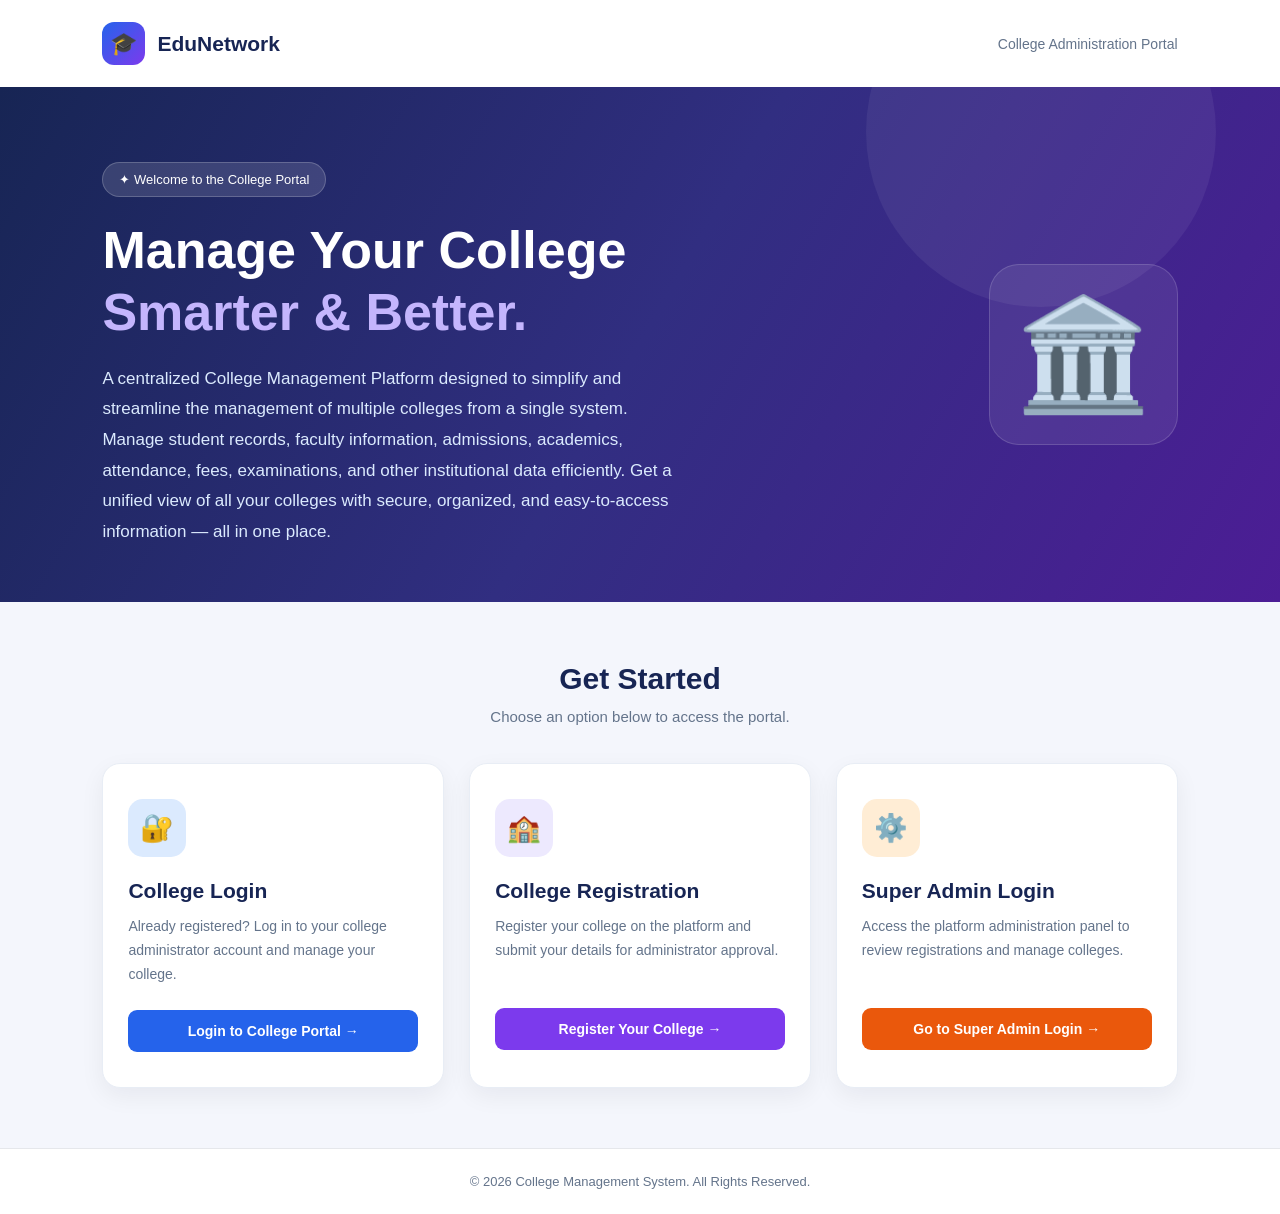
<file: templates/index.html>
<!DOCTYPE html>
<html lang="en">
<head>
    <meta charset="UTF-8">
    <meta name="viewport" content="width=device-width, initial-scale=1.0">
    <title>EduNetwork</title>

    <style>
        * {
            margin: 0;
            padding: 0;
            box-sizing: border-box;
        }

        body {
            font-family: Arial, sans-serif;
            background: #f4f6fc;
            color: #1e293b;
            min-height: 100vh;
        }

        /* Navigation Bar */
        .navbar {
            display: flex;
            justify-content: space-between;
            align-items: center;
            padding: 22px 8%;
            background: white;
            box-shadow: 0 3px 15px rgba(0,0,0,0.05);
        }

        .logo {
            display: flex;
            align-items: center;
            gap: 12px;
            font-size: 21px;
            font-weight: bold;
            color: #172554;
        }

        .logo-icon {
            background: linear-gradient(135deg, #2563eb, #7c3aed);
            color: white;
            width: 43px;
            height: 43px;
            border-radius: 12px;
            display: flex;
            align-items: center;
            justify-content: center;
            font-size: 22px;
        }

        .nav-label {
            color: #64748b;
            font-size: 14px;
        }

        /* Hero Section */
        .hero {
            padding: 75px 8% 55px;
            display: flex;
            align-items: center;
            justify-content: space-between;
            gap: 40px;
            background: linear-gradient(120deg, #172554, #312e81, #4c1d95);
            color: white;
            position: relative;
            overflow: hidden;
        }

        .hero::after {
            content: "";
            position: absolute;
            width: 350px;
            height: 350px;
            border-radius: 50%;
            background: rgba(255,255,255,0.06);
            right: 5%;
            top: -130px;
        }

        .hero-content {
            max-width: 650px;
            position: relative;
            z-index: 1;
        }

        .welcome-tag {
            display: inline-block;
            padding: 9px 16px;
            background: rgba(255,255,255,0.13);
            border: 1px solid rgba(255,255,255,0.2);
            border-radius: 30px;
            font-size: 13px;
            margin-bottom: 22px;
        }

        .hero h1 {
            font-size: clamp(32px, 5vw, 52px);
            line-height: 1.2;
            margin-bottom: 20px;
        }

        .hero h1 span {
            color: #c4b5fd;
        }

        .hero p {
            font-size: 17px;
            line-height: 1.8;
            color: #dbeafe;
            max-width: 580px;
        }

        .hero-visual {
            position: relative;
            z-index: 1;
            font-size: 110px;
            padding: 25px;
            background: rgba(255,255,255,0.08);
            border: 1px solid rgba(255,255,255,0.15);
            border-radius: 30px;
        }

        /* Access Section */
        .access-section {
            padding: 60px 8%;
            text-align: center;
        }

        .section-heading {
            font-size: 30px;
            color: #172554;
            margin-bottom: 12px;
        }

        .section-description {
            color: #64748b;
            margin-bottom: 38px;
            font-size: 15px;
        }

        .cards {
            display: grid;
            grid-template-columns: repeat(3, 1fr);
            gap: 25px;
            max-width: 1150px;
            margin: auto;
        }

        .card {
            background: white;
            padding: 35px 25px;
            border-radius: 18px;
            text-align: left;
            box-shadow: 0 8px 25px rgba(15,23,42,0.06);
            border: 1px solid #e8edf5;
            transition: 0.3s ease;
        }

        .card:hover {
            transform: translateY(-8px);
            box-shadow: 0 15px 35px rgba(15,23,42,0.12);
        }

        .card-icon {
            width: 58px;
            height: 58px;
            display: flex;
            align-items: center;
            justify-content: center;
            font-size: 27px;
            border-radius: 15px;
            margin-bottom: 22px;
        }

        .blue {
            background: #dbeafe;
        }

        .purple {
            background: #ede9fe;
        }

        .orange {
            background: #ffedd5;
        }

        .card h3 {
            font-size: 21px;
            margin-bottom: 12px;
            color: #172554;
        }

        .card p {
            font-size: 14px;
            line-height: 1.7;
            color: #64748b;
            min-height: 70px;
            margin-bottom: 23px;
        }

        .card a {
            display: block;
            text-align: center;
            text-decoration: none;
            color: white;
            padding: 13px 18px;
            border-radius: 9px;
            font-size: 14px;
            font-weight: bold;
            transition: 0.2s;
        }

        .login-btn {
            background: #2563eb;
        }

        .login-btn:hover {
            background: #1d4ed8;
        }

        .register-btn {
            background: #7c3aed;
        }

        .register-btn:hover {
            background: #6d28d9;
        }

        .admin-btn {
            background: #ea580c;
        }

        .admin-btn:hover {
            background: #c2410c;
        }

        /* Footer */
        footer {
            text-align: center;
            padding: 25px 15px;
            background: white;
            color: #64748b;
            font-size: 13px;
            border-top: 1px solid #e5e7eb;
        }

        /* Mobile Responsive */
        @media (max-width: 850px) {
            .hero {
                flex-direction: column;
                text-align: center;
                padding: 55px 7%;
            }

            .hero-visual {
                font-size: 75px;
            }

            .cards {
                grid-template-columns: 1fr;
                max-width: 480px;
            }

            .card p {
                min-height: auto;
            }
        }

        @media (max-width: 500px) {
            .navbar {
                padding: 15px 5%;
            }

            .logo {
                font-size: 17px;
            }

            .nav-label {
                display: none;
            }

            .access-section {
                padding: 45px 6%;
            }

            .section-heading {
                font-size: 25px;
            }
        }
    </style>
</head>

<body>

    <!-- Navigation -->
    <nav class="navbar">
        <div class="logo">
            <div class="logo-icon">🎓</div>
            EduNetwork
        </div>

        <div class="nav-label">
            College Administration Portal
        </div>
    </nav>

    <!-- Welcome Section -->
    <section class="hero">
        <div class="hero-content">
            <div class="welcome-tag">
                ✦ Welcome to the College Portal
            </div>

            <h1>
                Manage Your College<br>
                <span>Smarter & Better.</span>
            </h1>

            <p>
                    A centralized College Management Platform designed to simplify and streamline the management of multiple colleges from a single system. Manage student records, faculty information, admissions, academics, attendance, fees, examinations, and other institutional data efficiently. Get a unified view of all your colleges with secure, organized, and easy-to-access information — all in one place.
            </p>
        </div>

        <div class="hero-visual">
            🏛️
        </div>
    </section>

    <!-- Access Cards -->
    <section class="access-section">
        <h2 class="section-heading">Get Started</h2>

        <p class="section-description">
            Choose an option below to access the portal.
        </p>

        <div class="cards">

            <!-- College Login -->
            <div class="card">
                <div class="card-icon blue">🔐</div>

                <h3>College Login</h3>

                <p>
                    Already registered? Log in to your college
                    administrator account and manage your college.
                </p>

                <a href="/login" class="login-btn">
                    Login to College Portal →
                </a>
            </div>

            <!-- College Registration -->
            <div class="card">
                <div class="card-icon purple">🏫</div>

                <h3>College Registration</h3>

                <p>
                    Register your college on the platform and
                    submit your details for administrator approval.
                </p>

                <a href="/signup" class="register-btn">
                    Register Your College →
                </a>
            </div>

            <!-- Super Admin Login -->
            <div class="card">
                <div class="card-icon orange">⚙️</div>

                <h3>Super Admin Login</h3>

                <p>
                    Access the platform administration panel to
                    review registrations and manage colleges.
                </p>

                <a href="/super-admin/login-page" class="admin-btn">
                    Go to Super Admin Login →
                </a>
            </div>

        </div>
    </section>

    <!-- Footer -->
    <footer>
        © 2026 College Management System. All Rights Reserved.
    </footer>

</body>
</html>
</file>
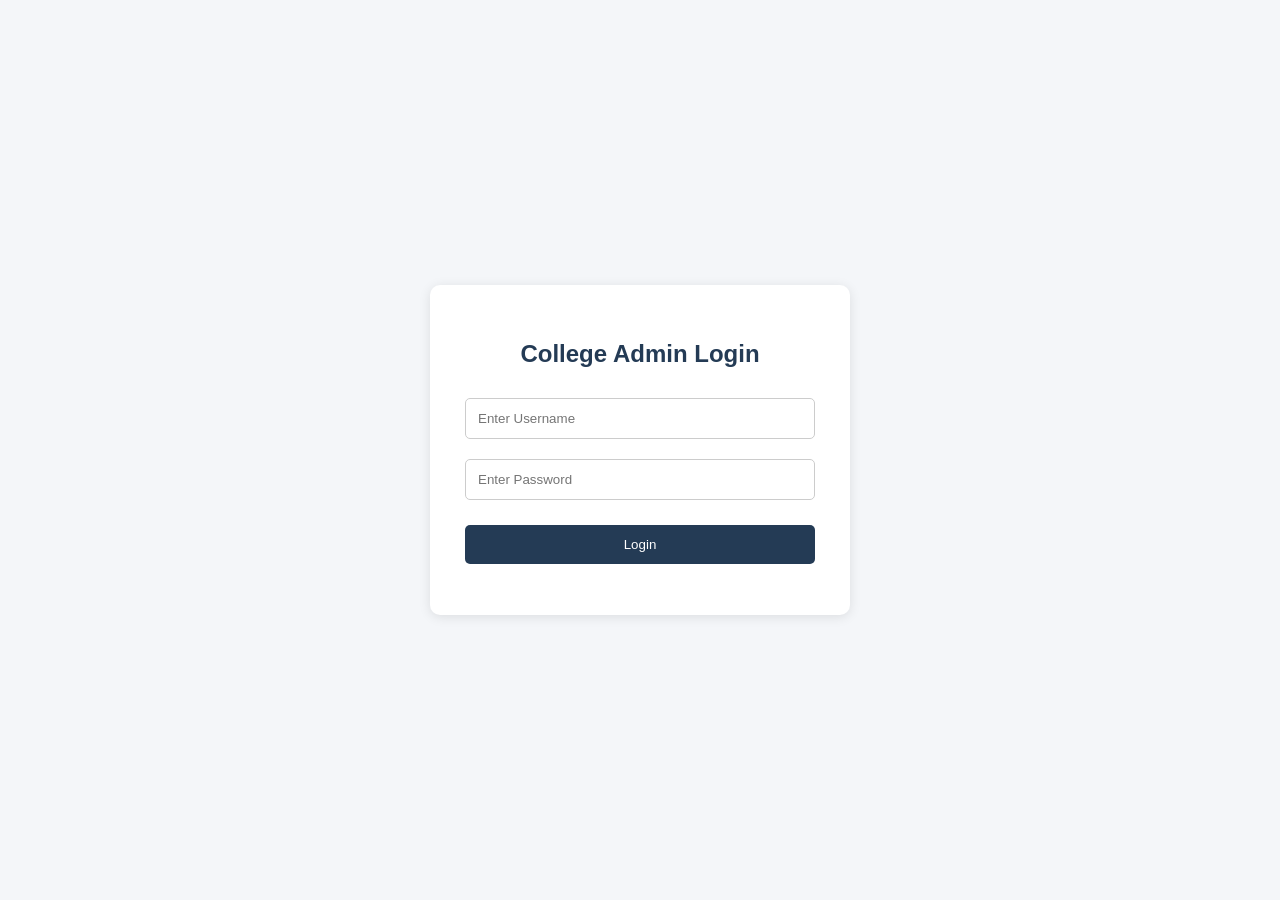
<file: templates/login.html>
<!DOCTYPE html>
<html lang="en">
<head>
    <meta charset="UTF-8">
    <meta name="viewport" content="width=device-width, initial-scale=1.0">
    <title>College Admin Login</title>

    <style>
        body {
            font-family: Arial, sans-serif;
            background: #f4f6f9;
            display: flex;
            justify-content: center;
            align-items: center;
            min-height: 100vh;
            margin: 0;
        }

        .login-container {
            background: white;
            padding: 35px;
            width: 350px;
            border-radius: 10px;
            box-shadow: 0 2px 12px rgba(0,0,0,0.1);
        }

        h2 {
            text-align: center;
            color: #243b55;
        }

        input {
            width: 100%;
            padding: 12px;
            margin: 10px 0;
            box-sizing: border-box;
            border: 1px solid #ccc;
            border-radius: 5px;
        }

        button {
            width: 100%;
            padding: 12px;
            margin-top: 15px;
            background: #243b55;
            color: white;
            border: none;
            border-radius: 5px;
            cursor: pointer;
        }

        button:hover {
            background: #365779;
        }

        #message {
            text-align: center;
            margin-top: 15px;
            color: red;
        }
    </style>
</head>

<body>

<div class="login-container">

    <h2>College Admin Login</h2>

    <form id="loginForm">

        <input
            type="text"
            id="username"
            placeholder="Enter Username"
            required
        >

        <input
            type="password"
            id="password"
            placeholder="Enter Password"
            required
        >

        <button type="submit">Login</button>

    </form>

    <p id="message"></p>

</div>

<script>

    document.getElementById('loginForm').addEventListener('submit', async function(event) {

        event.preventDefault();

        const username = document.getElementById('username').value;
        const password = document.getElementById('password').value;

        const message = document.getElementById('message');

        try {

            const response = await fetch('/college-admin/login', {
                method: 'POST',

                headers: {
                    'Content-Type': 'application/json'
                },

                body: JSON.stringify({
                    username: username,
                    password: password
                })
            });

            const result = await response.json();

            if (response.ok) {

                message.style.color = 'green';
                message.textContent = result.message;

                window.location.href = '/college-admin/dashboard';

            } else {

                message.style.color = 'red';
                message.textContent = result.message || 'Login failed.';

            }

        } catch (error) {

            message.style.color = 'red';
            message.textContent = 'Unable to connect to the server.';

        }

    });

</script>

</body>
</html>
</file>
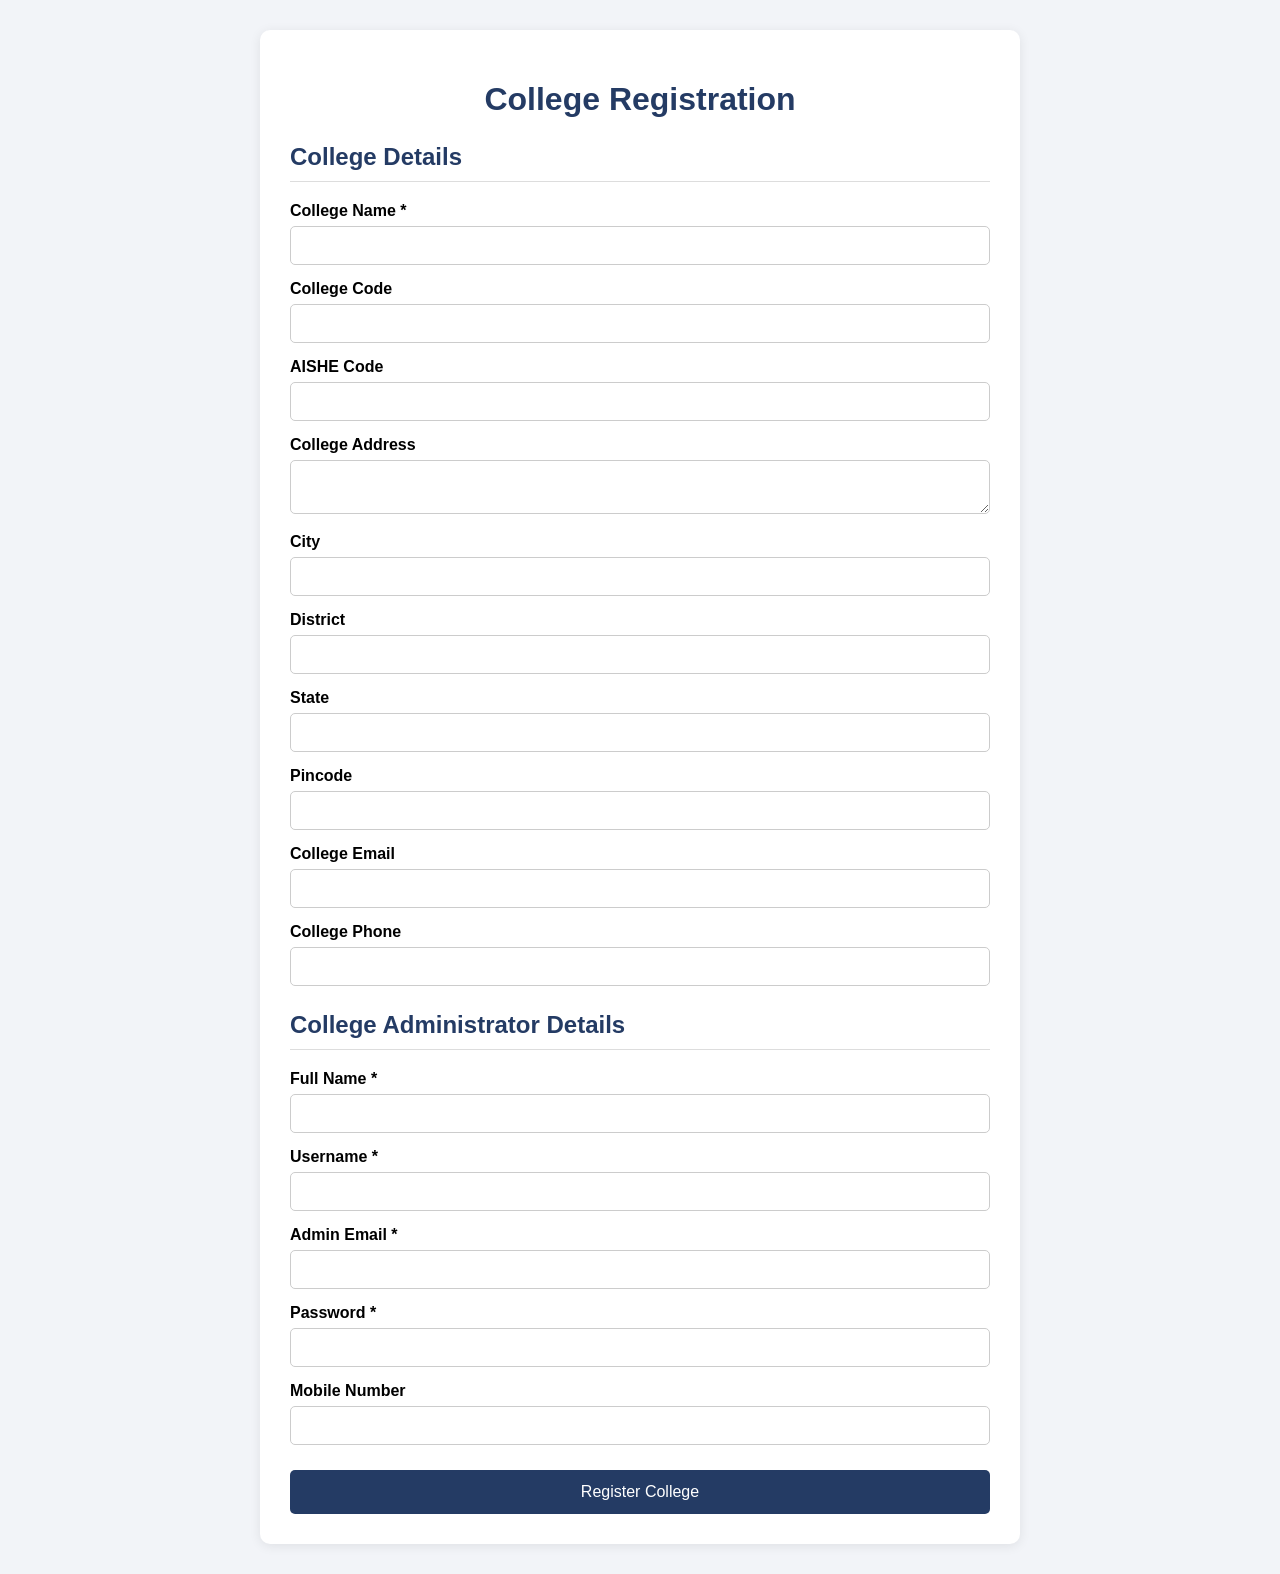
<file: templates/signup.html>
<!DOCTYPE html>
<html lang="en">
<head>
    <meta charset="UTF-8">
    <meta name="viewport" content="width=device-width, initial-scale=1.0">
    <title>College Registration</title>

    <style>
        body {
            font-family: Arial, sans-serif;
            background: #f2f4f8;
            margin: 0;
            padding: 30px 15px;
        }

        .container {
            max-width: 700px;
            margin: auto;
            background: white;
            padding: 30px;
            border-radius: 10px;
            box-shadow: 0 2px 12px #00000015;
        }

        h2 {
            color: #243b64;
            border-bottom: 1px solid #ddd;
            padding-bottom: 10px;
            margin-top: 25px;
        }

        h1 {
            text-align: center;
            color: #243b64;
        }

        label {
            display: block;
            margin-top: 15px;
            font-weight: bold;
        }

        input, textarea {
            width: 100%;
            padding: 11px;
            margin-top: 6px;
            border: 1px solid #ccc;
            border-radius: 5px;
            box-sizing: border-box;
        }

        button {
            width: 100%;
            padding: 13px;
            margin-top: 25px;
            background: #243b64;
            color: white;
            border: none;
            border-radius: 5px;
            cursor: pointer;
            font-size: 16px;
        }

        button:hover {
            background: #172b4d;
        }

        #message {
            margin-top: 20px;
            padding: 12px;
            border-radius: 5px;
            display: none;
        }

        .success {
            background: #e3f5e8;
            color: #17652c;
        }

        .error {
            background: #fde8e8;
            color: #a32121;
        }
    </style>
</head>

<body>

<div class="container">

    <h1>College Registration</h1>

    <form id="signupForm">

        <h2>College Details</h2>

        <label>College Name *</label>
        <input type="text" name="college_name" required>

        <label>College Code</label>
        <input type="text" name="college_code">

        <label>AISHE Code</label>
        <input type="text" name="college_aishe_code">

        <label>College Address</label>
        <textarea name="college_address"></textarea>

        <label>City</label>
        <input type="text" name="college_city">

        <label>District</label>
        <input type="text" name="college_district">

        <label>State</label>
        <input type="text" name="college_state">

        <label>Pincode</label>
        <input type="text" name="college_pincode">

        <label>College Email</label>
        <input type="email" name="college_email">

        <label>College Phone</label>
        <input type="text" name="college_phone">

        <h2>College Administrator Details</h2>

        <label>Full Name *</label>
        <input type="text" name="full_name" required>

        <label>Username *</label>
        <input type="text" name="username" required>

        <label>Admin Email *</label>
        <input type="email" name="admin_email" required>

        <label>Password *</label>
        <input type="password" name="password" required>

        <label>Mobile Number</label>
        <input type="text" name="mobile_number">

        <button type="submit" id="submitButton">
            Register College
        </button>

    </form>

    <div id="message"></div>

</div>

<script>
    const signupForm = document.getElementById("signupForm");
    const messageBox = document.getElementById("message");
    const submitButton = document.getElementById("submitButton");

    signupForm.addEventListener("submit", async function(event) {

        event.preventDefault();

        const formData = new FormData(signupForm);

        const data = Object.fromEntries(formData.entries());

        // Convert empty optional fields to null
        const optionalFields = [
            "college_code",
            "college_aishe_code",
            "college_address",
            "college_city",
            "college_district",
            "college_state",
            "college_pincode",
            "college_email",
            "college_phone",
            "mobile_number"
        ];

        optionalFields.forEach(function(field) {
            if (data[field].trim() === "") {
                data[field] = null;
            }
        });

        submitButton.disabled = true;
        submitButton.textContent = "Submitting...";

        messageBox.style.display = "none";

        try {

            const response = await fetch("/college/signup", {
                method: "POST",
                headers: {
                    "Content-Type": "application/json"
                },
                body: JSON.stringify(data)
            });

            const result = await response.json();

            messageBox.style.display = "block";

            if (response.ok) {

                messageBox.className = "success";

                messageBox.innerHTML =
                    result.message +
                    "<br><br>College ID: " + result.college_id +
                    "<br>Registration Status: " + result.registration_status;

                signupForm.reset();

            } else {

                messageBox.className = "error";

                messageBox.textContent =
                    result.message || result.error || "Registration failed.";

            }

        } catch (error) {

            messageBox.style.display = "block";
            messageBox.className = "error";
            messageBox.textContent =
                "Unable to connect to the server. Please try again.";

        }

        submitButton.disabled = false;
        submitButton.textContent = "Register College";

    });
</script>

</body>
</html>
</file>
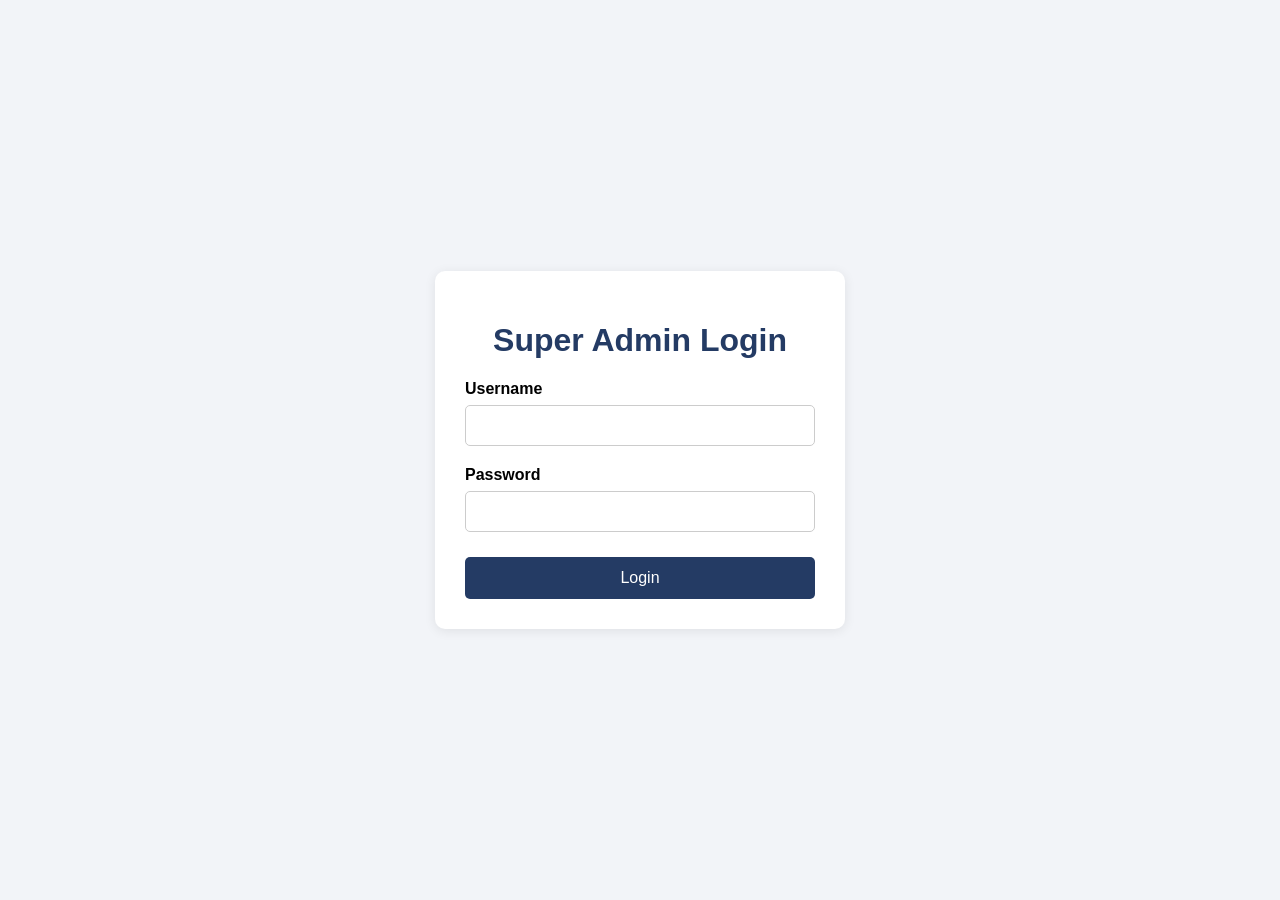
<file: templates/super_admin_login.html>
<!DOCTYPE html>
<html lang="en">
<head>
    <meta charset="UTF-8">
    <meta name="viewport" content="width=device-width, initial-scale=1.0">
    <title>Super Admin Login</title>

    <style>
        body {
            font-family: Arial, sans-serif;
            background: #f2f4f8;
            display: flex;
            justify-content: center;
            align-items: center;
            min-height: 100vh;
            margin: 0;
        }

        .login-container {
            background: white;
            width: 350px;
            padding: 30px;
            border-radius: 10px;
            box-shadow: 0 2px 12px #00000015;
        }

        h1 {
            text-align: center;
            color: #243b64;
        }

        label {
            display: block;
            margin-top: 20px;
            font-weight: bold;
        }

        input {
            width: 100%;
            padding: 12px;
            margin-top: 7px;
            border: 1px solid #ccc;
            border-radius: 5px;
            box-sizing: border-box;
        }

        button {
            width: 100%;
            padding: 12px;
            margin-top: 25px;
            background: #243b64;
            color: white;
            border: none;
            border-radius: 5px;
            font-size: 16px;
            cursor: pointer;
        }

        button:hover {
            background: #172b4d;
        }

        #message {
            margin-top: 15px;
            text-align: center;
            display: none;
        }

        .error {
            color: red;
        }

        .success {
            color: green;
        }
    </style>
</head>

<body>

<div class="login-container">

    <h1>Super Admin Login</h1>

    <form id="loginForm">

        <label>Username</label>
        <input type="text" name="username" required>

        <label>Password</label>
        <input type="password" name="password" required>

        <button type="submit" id="loginButton">
            Login
        </button>

    </form>

    <div id="message"></div>

</div>

<script>
    const loginForm = document.getElementById("loginForm");
    const messageBox = document.getElementById("message");
    const loginButton = document.getElementById("loginButton");

    loginForm.addEventListener("submit", async function(event) {

        event.preventDefault();

        const formData = new FormData(loginForm);
        const data = Object.fromEntries(formData.entries());

        loginButton.disabled = true;
        loginButton.textContent = "Logging in...";

        try {

            const response = await fetch("/super-admin/login", {
                method: "POST",
                headers: {
                    "Content-Type": "application/json"
                },
                body: JSON.stringify(data)
            });

            const result = await response.json();

            messageBox.style.display = "block";

            if (response.ok) {

                messageBox.className = "success";
                messageBox.textContent = result.message;

                // Open dashboard after successful login
                window.location.href = "/super-admin/dashboard";

            } else {

                messageBox.className = "error";
                messageBox.textContent =
                    result.message || result.error || "Login failed.";

            }

        } catch (error) {

            messageBox.style.display = "block";
            messageBox.className = "error";
            messageBox.textContent =
                "Unable to connect to the server.";

        }

        loginButton.disabled = false;
        loginButton.textContent = "Login";

    });
</script>

</body>
</html>
</file>
